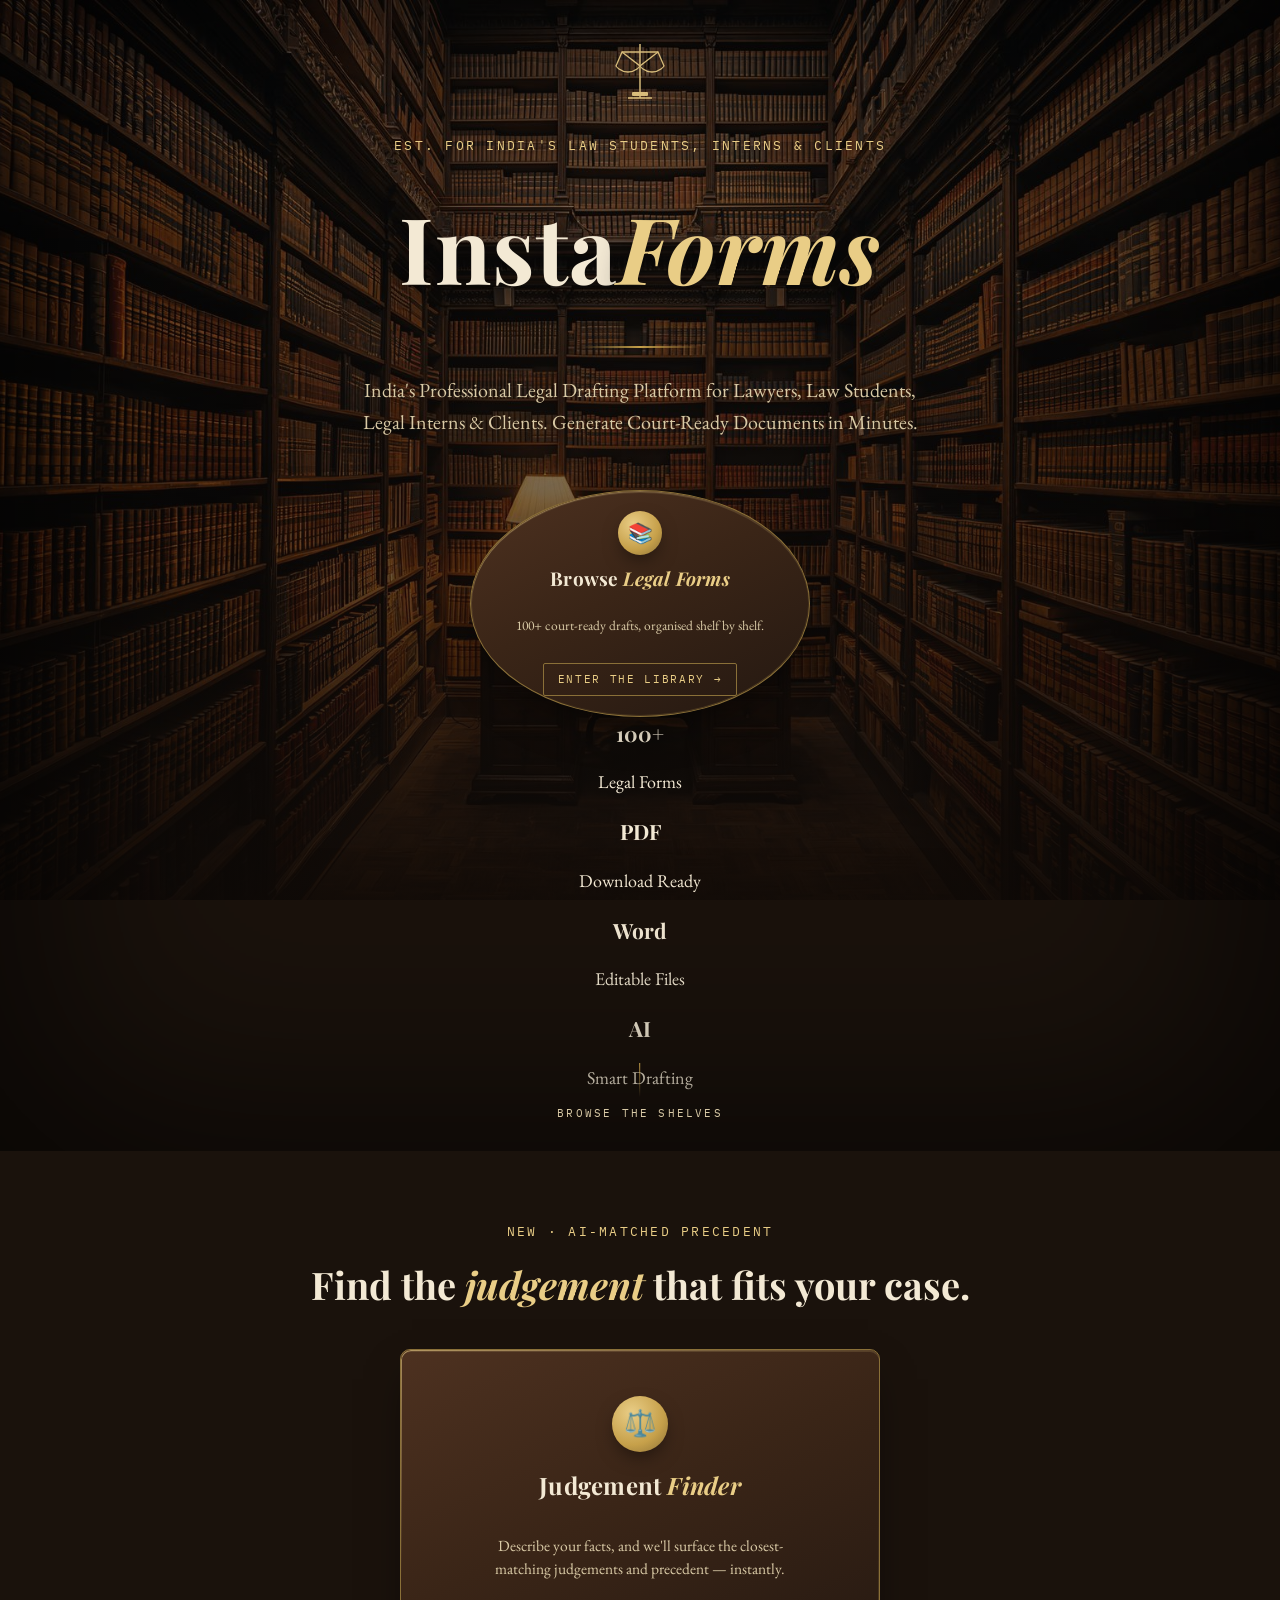
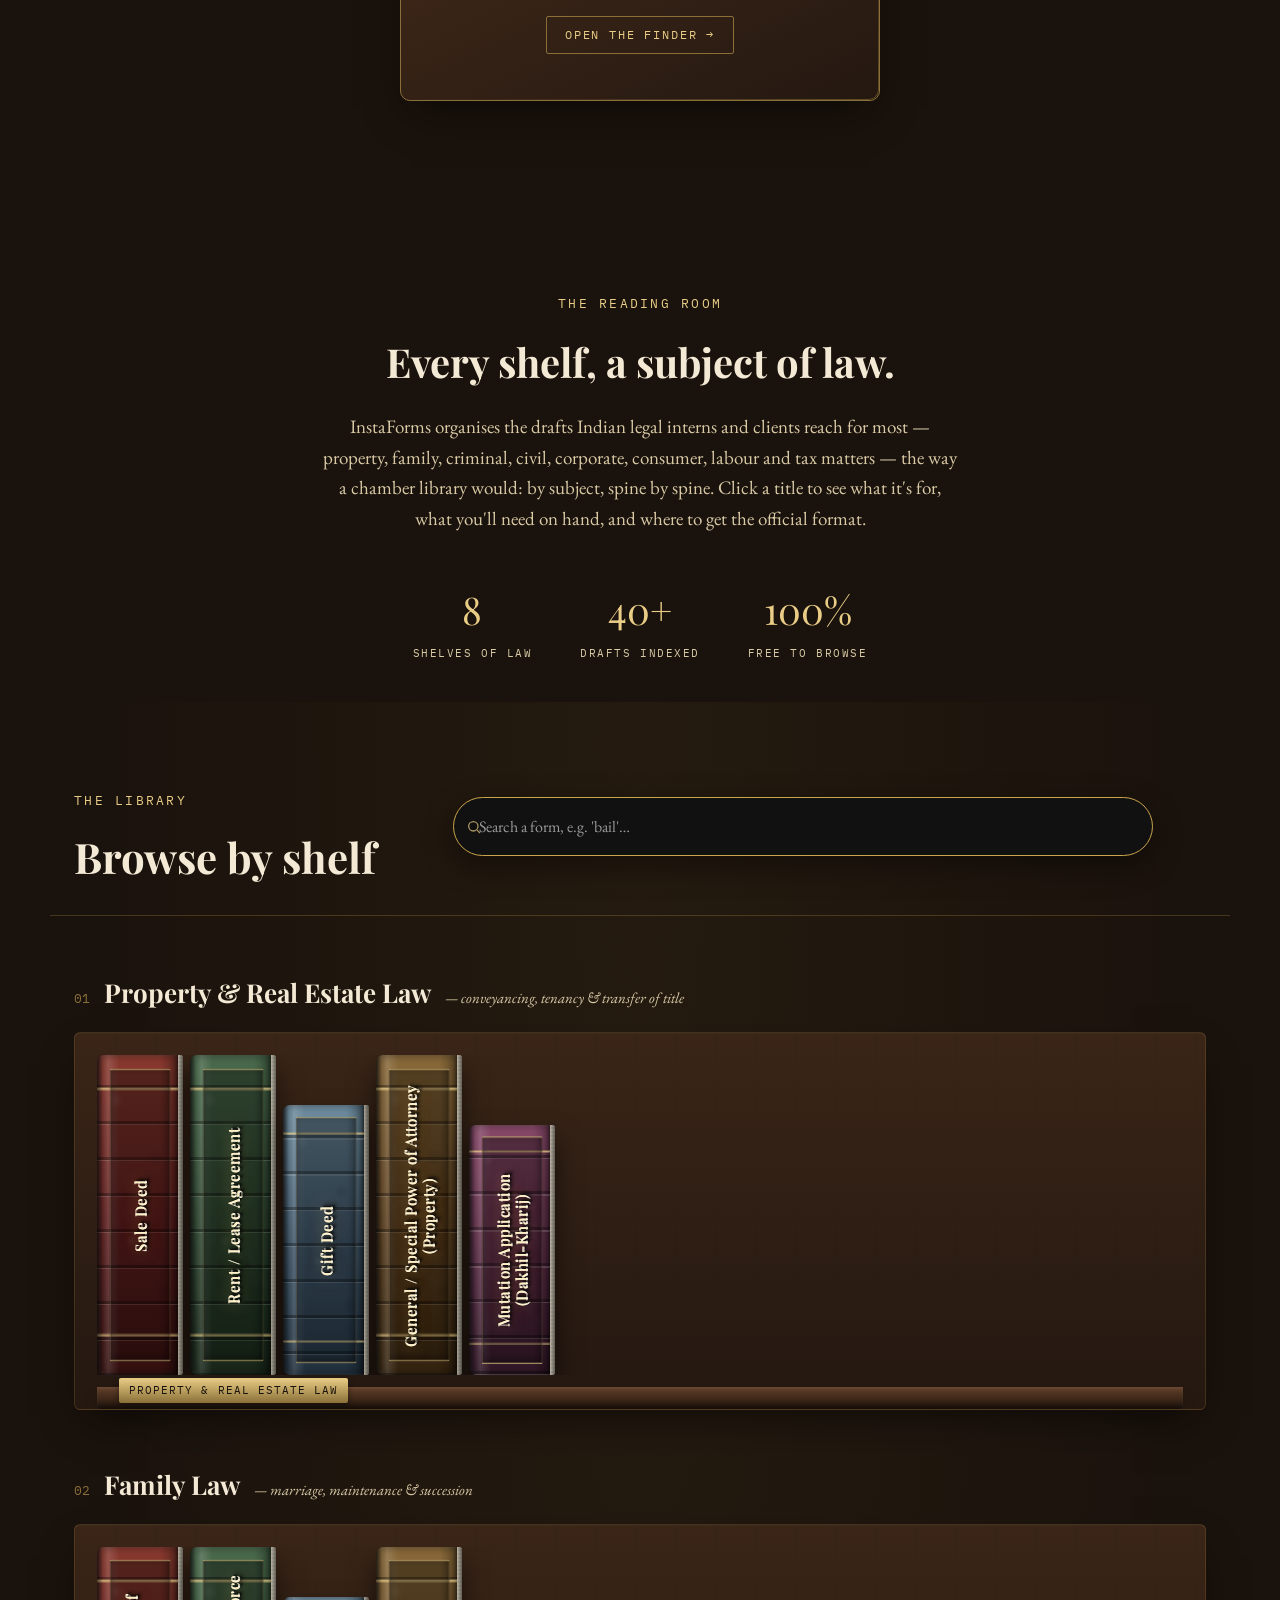
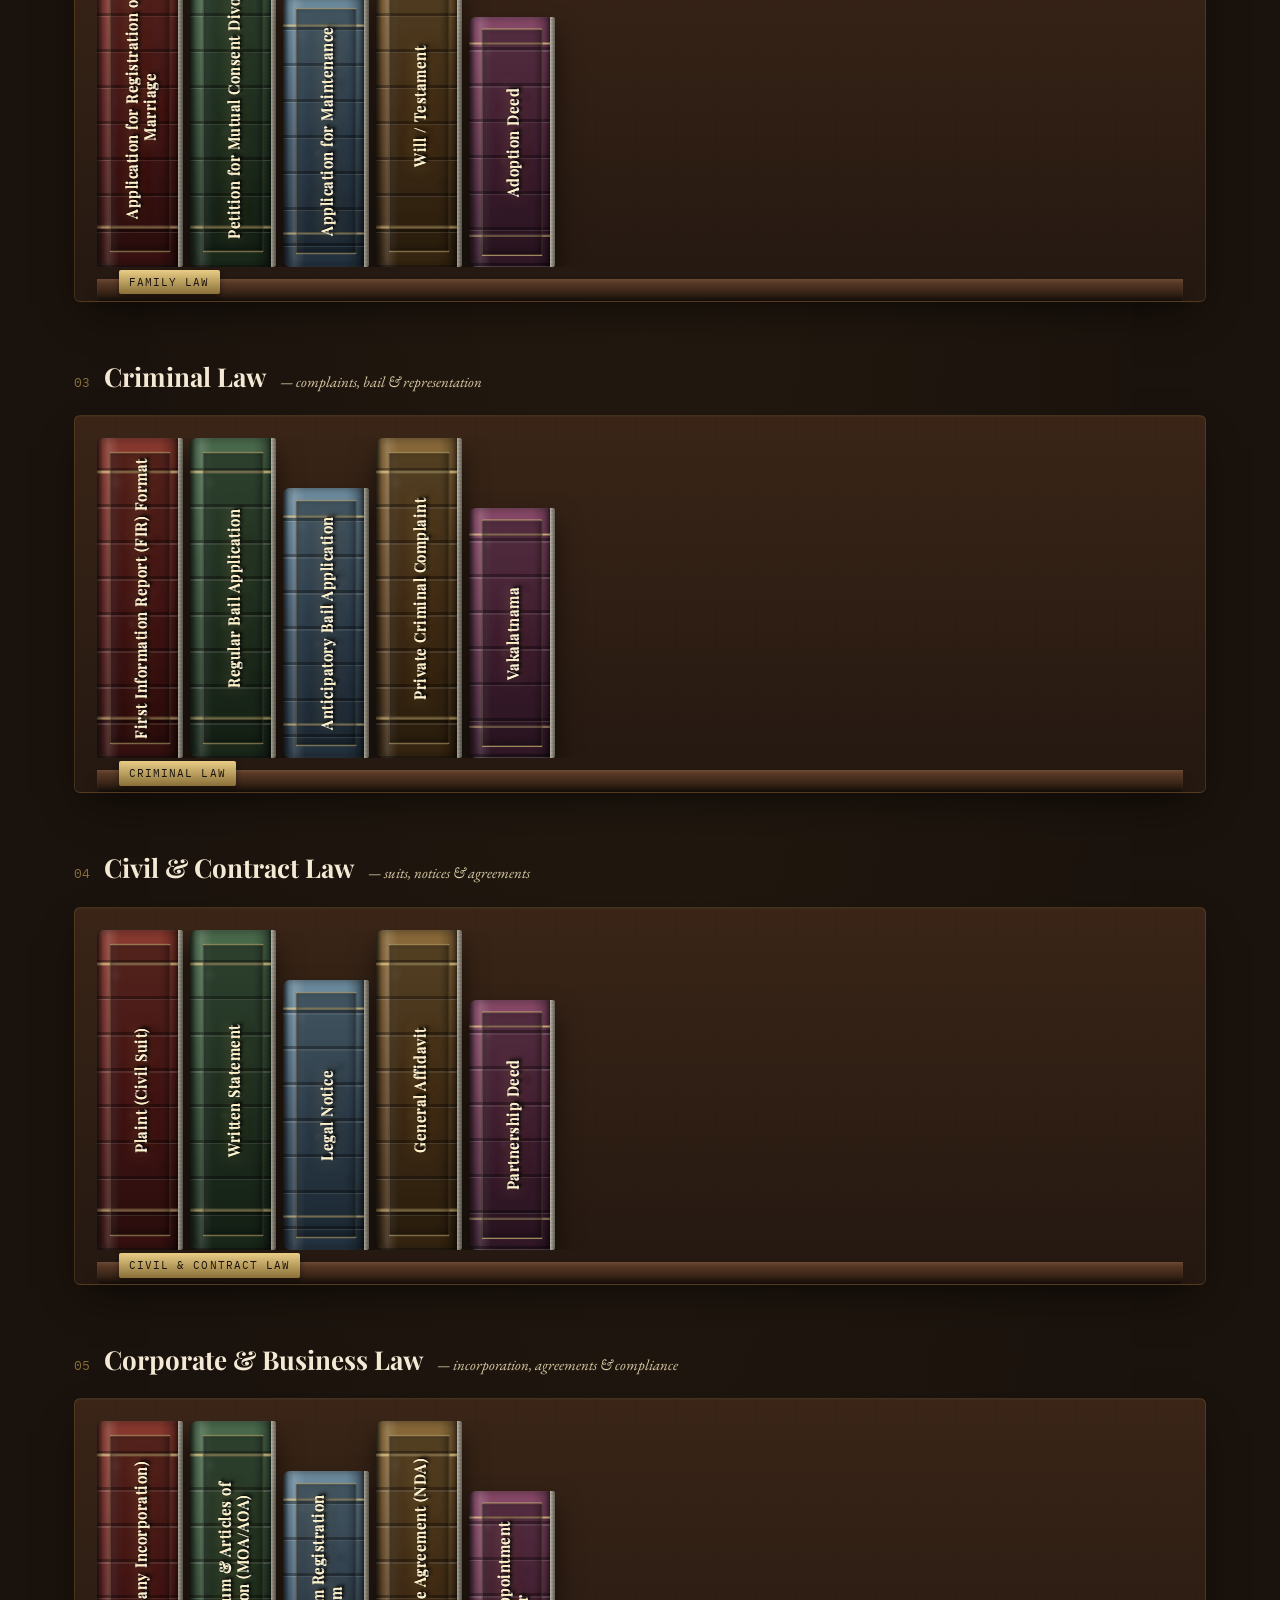
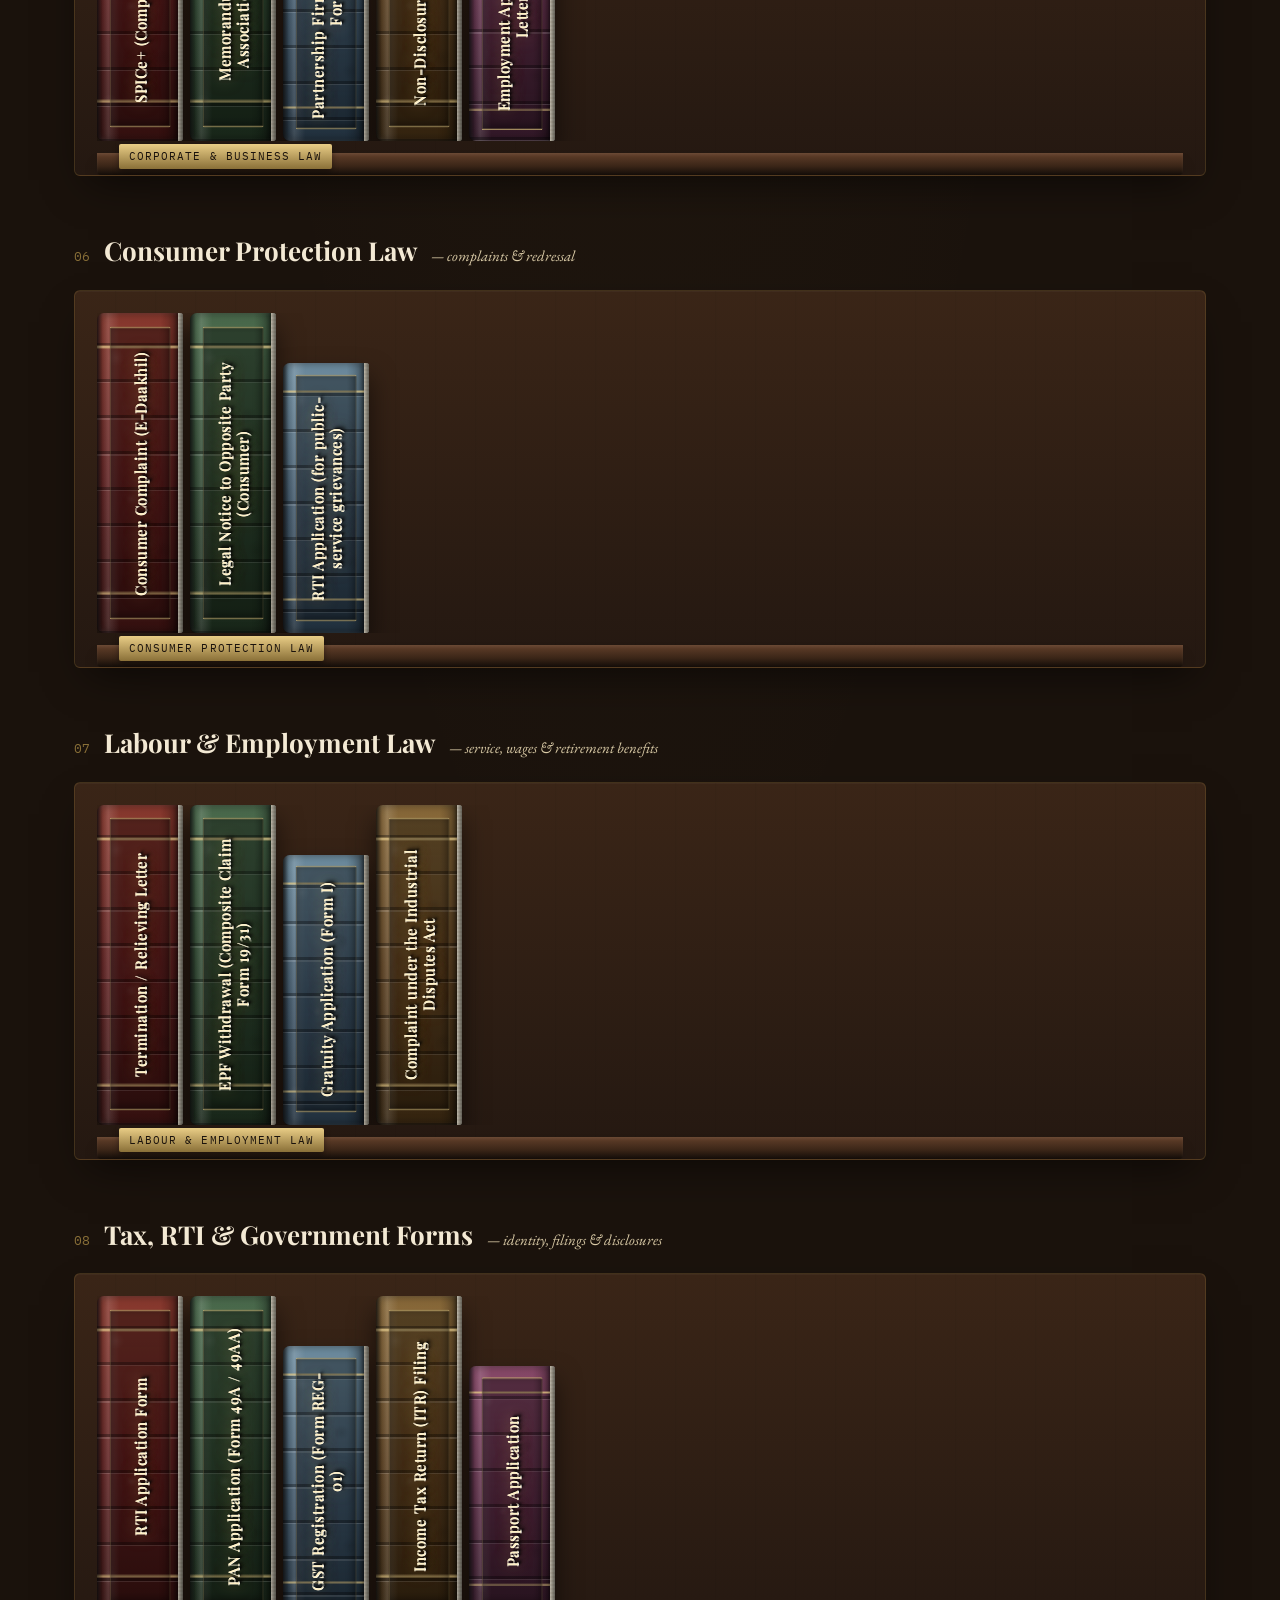
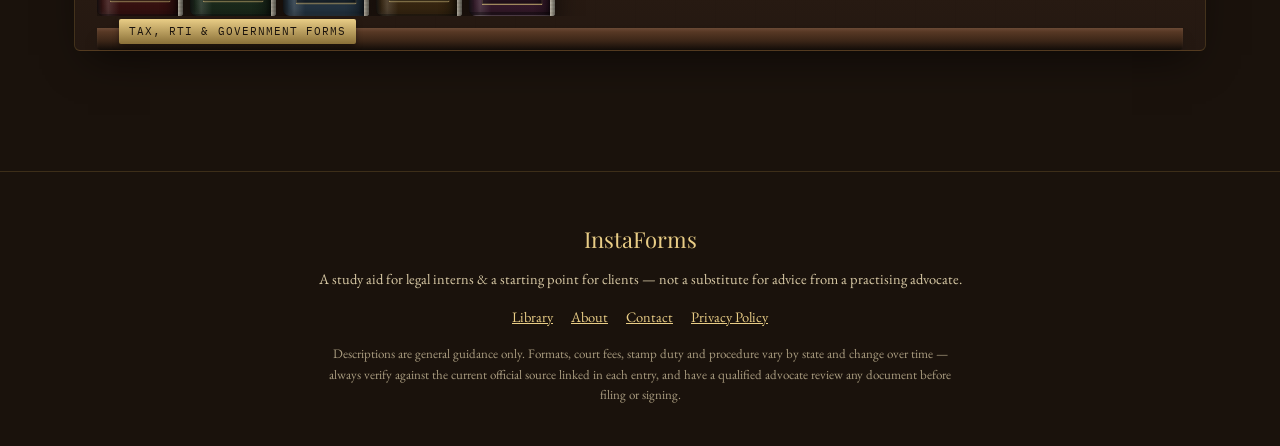
<file: index.html>
<!DOCTYPE html>
<html lang="en">
<head>
<meta charset="UTF-8">
<meta name="viewport" content="width=device-width, initial-scale=1.0">
<title>InstaForms — The Legal Forms Library</title>
<link rel="preconnect" href="https://fonts.googleapis.com">
<link href="https://fonts.googleapis.com/css2?family=Playfair+Display:ital,wght@0,500;0,600;0,700;0,900;1,600&family=EB+Garamond:ital,wght@0,400;0,500;0,600;1,400&family=IBM+Plex+Mono:wght@400;500;600&display=swap" rel="stylesheet">
<link rel="stylesheet" href="assets/css/style.css">
</head>
<body>

<!-- HERO -->
<section class="hero">
  <div class="hero-inner">
    <svg class="crest" viewBox="0 0 64 64" fill="none" xmlns="http://www.w3.org/2000/svg">
      <path d="M32 4L32 58" stroke="#e9cd86" stroke-width="1.5"/>
      <path d="M14 12L50 12" stroke="#e9cd86" stroke-width="1.5"/>
      <path d="M14 12L8 26C8 26 12 32 20 32C28 32 32 26 32 26L14 12Z" stroke="#e9cd86" stroke-width="1.3"/>
      <path d="M50 12L44 26C44 26 48 32 56 32C64 32 32 26 32 26" stroke="#e9cd86" stroke-width="0"/>
      <path d="M50 12L56 26C56 26 52 32 44 32C36 32 32 26 32 26L50 12Z" stroke="#e9cd86" stroke-width="1.3"/>
      <path d="M20 58L44 58" stroke="#e9cd86" stroke-width="1.5"/>
      <rect x="24" y="52" width="16" height="4" rx="1" fill="#e9cd86"/>
    </svg>
    <span class="eyebrow">Est. for India's law students, interns &amp; clients</span>
    <h1>Insta<em>Forms</em></h1>
    <div class="hero-rule"></div>
<p class="tagline">
India's Professional Legal Drafting Platform for Lawyers,
Law Students, Legal Interns & Clients.
Generate Court-Ready Documents in Minutes.
</p>   <div class="hero-actions">

</div>

</div>

</div>

</div>
<div class="jf-scene jf-scene--compact">
  <a href="#library" class="jf-box jf-box--compact" id="browseBox" aria-label="Browse Legal Forms">
    <div class="jf-box-inner">
      <div class="jf-icon">📚</div>
      <div class="jf-box-title">Browse <em>Legal Forms</em></div>
      <p class="jf-box-sub">100+ court-ready drafts, organised shelf by shelf.</p>
      <span class="jf-cta">Enter the Library →</span>
    </div>
  </a>
</div>


</div>
<div class="hero-features">

  <div class="feature-card">
    <h3>100+</h3>
    <p>Legal Forms</p>
  </div>

  <div class="feature-card">
    <h3>PDF</h3>
    <p>Download Ready</p>
  </div>

  <div class="feature-card">
    <h3>Word</h3>
    <p>Editable Files</p>
  </div>

  <div class="feature-card">
    <h3>AI</h3>
    <p>Smart Drafting</p>
  </div>

</div>

</div>

<div class="scroll-cue">
  <span class="line"></span>
  Browse the shelves
</div>

</section>

<!-- JUDGEMENT FINDER — 3D LAUNCH BOX -->
<section class="jf-launch" id="judgement-finder-launch">
  <span class="eyebrow">New · AI-Matched Precedent</span>
  <h2>Find the <em>judgement</em> that fits your case.</h2>

  <div class="jf-scene">
    <a href="judgementfinder.html" class="jf-box" id="jfBox" aria-label="Open Judgement Finder">
      <div class="jf-box-inner">
        <div class="jf-icon">⚖️</div>
        <div class="jf-box-title">Judgement <em>Finder</em></div>
        <p class="jf-box-sub">Describe your facts, and we'll surface the closest-matching judgements and precedent — instantly.</p>
        <span class="jf-cta">Open the Finder →</span>
      </div>
    </a>
  </div>
</section>

<script>
(function(){
  function init3DBox(box){
    if(!box) return;
    var scene = box.parentElement;
    var maxTilt = 12;

    function onMove(e){
      var rect = scene.getBoundingClientRect();
      var x = (e.clientX - rect.left) / rect.width;
      var y = (e.clientY - rect.top) / rect.height;
      var rotY = (x - 0.5) * (maxTilt * 2);
      var rotX = (0.5 - y) * (maxTilt * 2);
      box.style.transform = 'rotateX(' + rotX + 'deg) rotateY(' + rotY + 'deg) translateZ(0)';
    }
    function reset(){
      box.style.transform = 'rotateX(0deg) rotateY(0deg)';
    }

    scene.addEventListener('mousemove', onMove);
    scene.addEventListener('mouseleave', reset);

    box.addEventListener('touchstart', function(){
      box.style.transform = 'rotateX(6deg) rotateY(-6deg)';
    }, {passive:true});
    box.addEventListener('touchend', reset);
  }

  init3DBox(document.getElementById('jfBox'));
  init3DBox(document.getElementById('browseBox'));
})();
</script>

<!-- INTRO -->
<section class="intro" id="about">
  <span class="eyebrow">The Reading Room</span>
  <h2 style="margin-top:14px;">Every shelf, a subject of law.</h2>
  <p>InstaForms organises the drafts Indian legal interns and clients reach for most — property, family, criminal, civil, corporate, consumer, labour and tax matters — the way a chamber library would: by subject, spine by spine. Click a title to see what it's for, what you'll need on hand, and where to get the official format.</p>
  <div class="stat-row">
    <div class="stat"><div class="num">8</div><div class="label">Shelves of Law</div></div>
    <div class="stat"><div class="num">40+</div><div class="label">Drafts Indexed</div></div>
    <div class="stat"><div class="num">100%</div><div class="label">Free to Browse</div></div>
  </div>
</section>

<!-- LIBRARY -->
<section class="library" id="library">
  <div class="library-head">
    <div>
      <span class="eyebrow">The Library</span>
      <h2 style="margin-top:10px;">Browse by shelf</h2>
    </div>
    <div class="search-box">
      <svg width="16" height="16" viewBox="0 0 24 24" fill="none" stroke="#e9cd86" stroke-width="2"><circle cx="11" cy="11" r="7"/><path d="M21 21l-4.3-4.3"/></svg>
      <input id="searchInput" type="text" placeholder="Search a form, e.g. 'bail'…" autocomplete="off">
    </div>
  </div>

  <div class="shelves" id="shelves"></div>
  <p class="no-results" id="noResults">No forms found on any shelf for that search.</p>
</section>

<footer>
  <div class="foot-brand">InstaForms</div>
  <div>A study aid for legal interns &amp; a starting point for clients — not a substitute for advice from a practising advocate.</div>
  <nav style="margin:14px 0; display:flex; gap:18px; justify-content:center; flex-wrap:wrap;">
    <a href="index.html" style="color:#e9cd86;">Library</a>
    <a href="about.html" style="color:#e9cd86;">About</a>
    <a href="contact.html" style="color:#e9cd86;">Contact</a>
    <a href="privacy.html" style="color:#e9cd86;">Privacy Policy</a>
  </nav>
  <div class="disclaimer">Descriptions are general guidance only. Formats, court fees, stamp duty and procedure vary by state and change over time — always verify against the current official source linked in each entry, and have a qualified advocate review any document before filing or signing.</div>
</footer>

<!-- MODAL -->
<div class="overlay" id="overlay">
  <div class="modal" role="dialog" aria-modal="true" aria-labelledby="modalTitle">
    <button class="modal-close" id="modalClose" aria-label="Close">✕</button>
    <span class="m-eyebrow" id="modalShelf"></span>
    <h3 id="modalTitle"></h3>
    <div class="m-act" id="modalAct"></div>
    <p class="desc" id="modalDesc"></p>
    <div class="m-section-title">You'll typically need</div>
    <ul class="checklist" id="modalChecklist"></ul>
    <div class="m-buttons">
      <a class="btn-primary" id="modalLink" href="#" target="_blank" rel="noopener">Get the official format ↗</a>
      <button class="btn-secondary" id="modalClose2">Close</button>
    </div>
    <p class="m-source-note" id="modalSourceNote"></p>
  </div>
</div>

<script src="assets/js/script.js"></script>
</body>
</html>
</file>
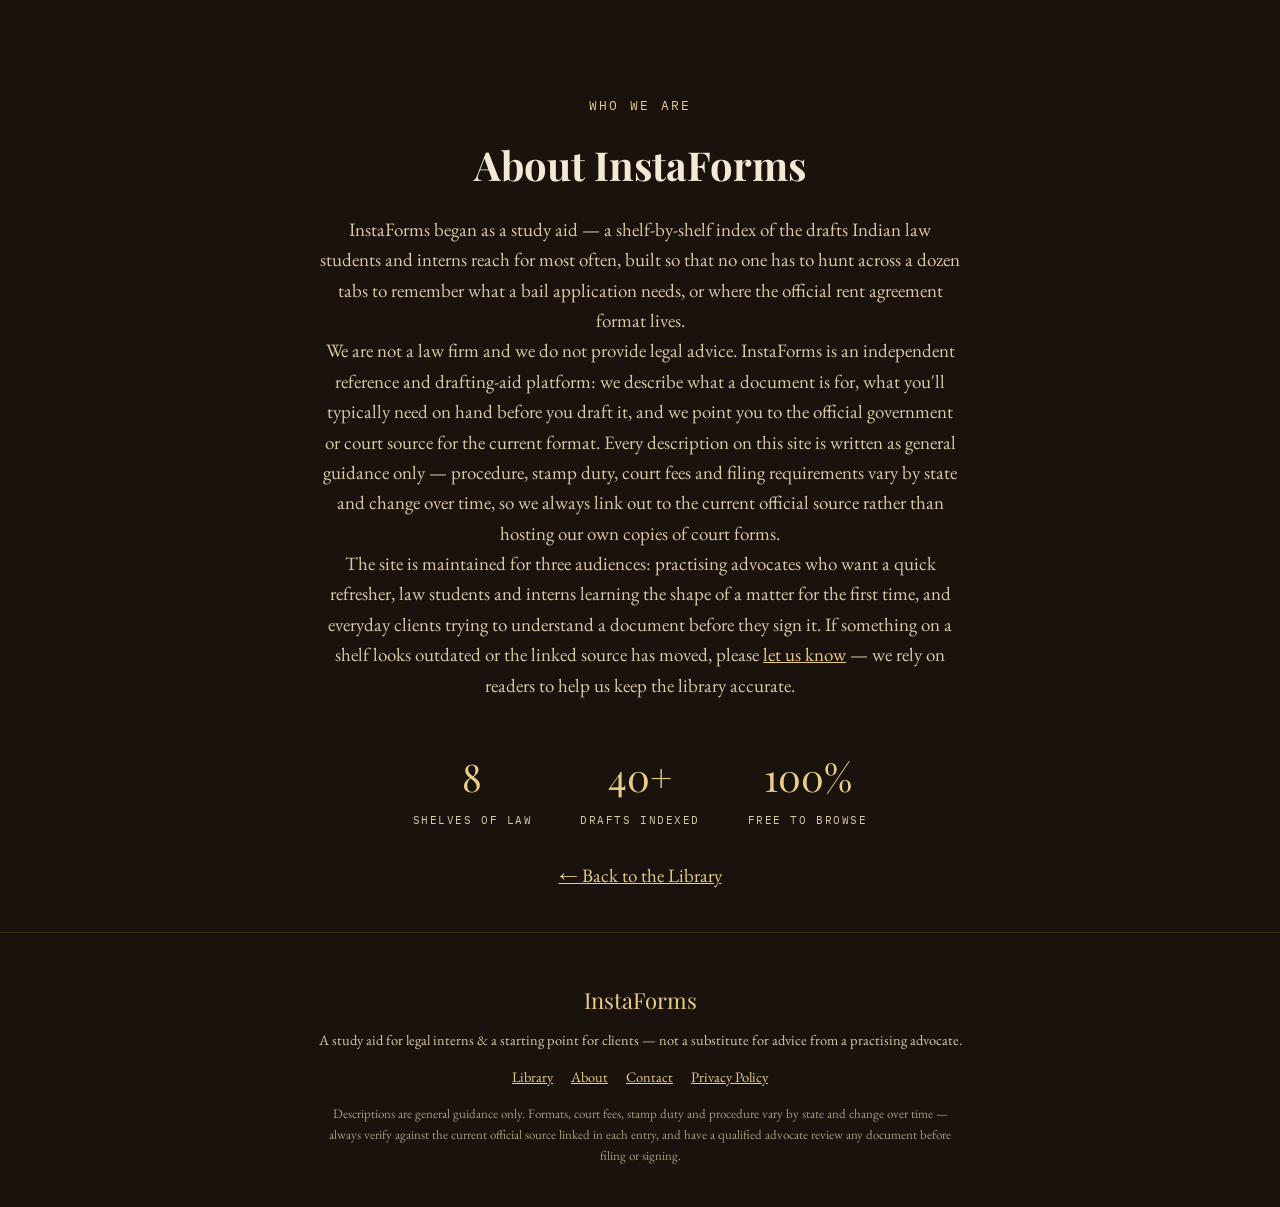
<file: about.html>
<!DOCTYPE html>
<html lang="en">
<head>
<meta charset="UTF-8">
<meta name="viewport" content="width=device-width, initial-scale=1.0">
<title>About — InstaForms</title>
<link rel="preconnect" href="https://fonts.googleapis.com">
<link href="https://fonts.googleapis.com/css2?family=Playfair+Display:ital,wght@0,500;0,600;0,700;0,900;1,600&family=EB+Garamond:ital,wght@0,400;0,500;0,600;1,400&family=IBM+Plex+Mono:wght@400;500;600&display=swap" rel="stylesheet">
<link rel="stylesheet" href="assets/css/style.css">
<script async src="https://pagead2.googlesyndication.com/pagead/js/adsbygoogle.js?client=ca-pub-8372409228499893"
     crossorigin="anonymous"></script>
</head>
<body>

<section class="intro" id="about-page" style="padding-top:90px;">
  <span class="eyebrow">Who We Are</span>
  <h2 style="margin-top:14px;">About InstaForms</h2>
  <p>
    InstaForms began as a study aid — a shelf-by-shelf index of the drafts Indian law students and interns
    reach for most often, built so that no one has to hunt across a dozen tabs to remember what a bail
    application needs, or where the official rent agreement format lives.
  </p>
  <p>
    We are not a law firm and we do not provide legal advice. InstaForms is an independent reference and
    drafting-aid platform: we describe what a document is for, what you'll typically need on hand before you
    draft it, and we point you to the official government or court source for the current format. Every
    description on this site is written as general guidance only — procedure, stamp duty, court fees and
    filing requirements vary by state and change over time, so we always link out to the current official
    source rather than hosting our own copies of court forms.
  </p>
  <p>
    The site is maintained for three audiences: practising advocates who want a quick refresher, law students
    and interns learning the shape of a matter for the first time, and everyday clients trying to understand
    a document before they sign it. If something on a shelf looks outdated or the linked source has moved,
    please <a href="contact.html" style="color:#e9cd86;">let us know</a> — we rely on readers to help us keep
    the library accurate.
  </p>

  <div class="stat-row">
    <div class="stat"><div class="num">8</div><div class="label">Shelves of Law</div></div>
    <div class="stat"><div class="num">40+</div><div class="label">Drafts Indexed</div></div>
    <div class="stat"><div class="num">100%</div><div class="label">Free to Browse</div></div>
  </div>

  <p style="margin-top:32px;">
    <a href="index.html" style="color:#e9cd86;">← Back to the Library</a>
  </p>
</section>

<footer>
  <div class="foot-brand">InstaForms</div>
  <div>A study aid for legal interns &amp; a starting point for clients — not a substitute for advice from a practising advocate.</div>
  <nav style="margin:14px 0; display:flex; gap:18px; justify-content:center; flex-wrap:wrap;">
    <a href="index.html" style="color:#e9cd86;">Library</a>
    <a href="about.html" style="color:#e9cd86;">About</a>
    <a href="contact.html" style="color:#e9cd86;">Contact</a>
    <a href="privacy.html" style="color:#e9cd86;">Privacy Policy</a>
  </nav>
  <div class="disclaimer">Descriptions are general guidance only. Formats, court fees, stamp duty and procedure vary by state and change over time — always verify against the current official source linked in each entry, and have a qualified advocate review any document before filing or signing.</div>
</footer>

</body>
</html>
</file>
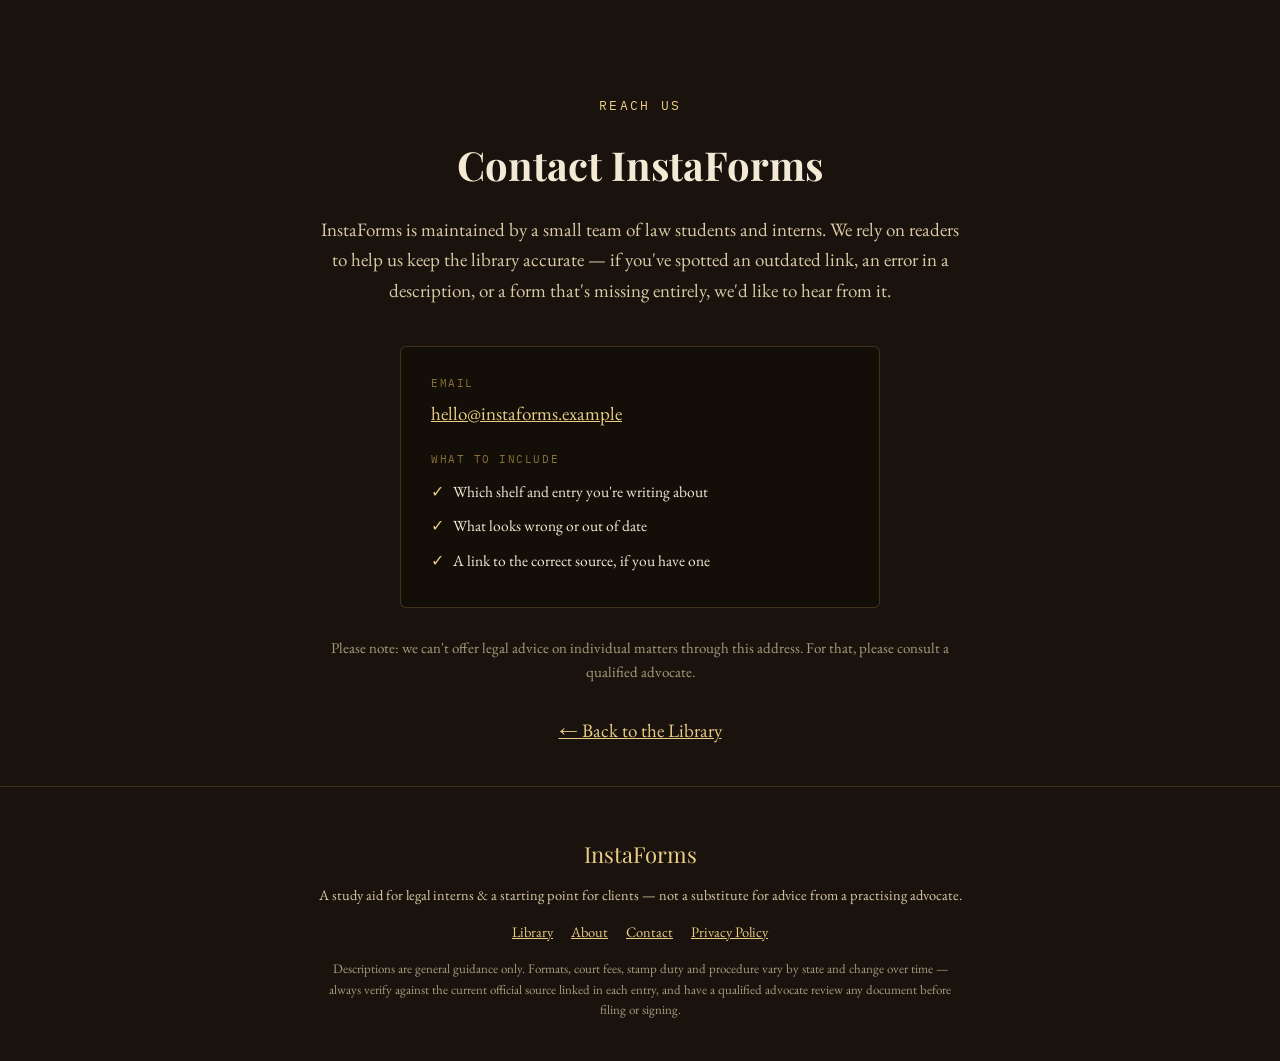
<file: contact.html>
<!DOCTYPE html>
<html lang="en">
<head>
<meta charset="UTF-8">
<meta name="viewport" content="width=device-width, initial-scale=1.0">
<title>Contact — InstaForms</title>
<link rel="preconnect" href="https://fonts.googleapis.com">
<link href="https://fonts.googleapis.com/css2?family=Playfair+Display:ital,wght@0,500;0,600;0,700;0,900;1,600&family=EB+Garamond:ital,wght@0,400;0,500;0,600;1,400&family=IBM+Plex+Mono:wght@400;500;600&display=swap" rel="stylesheet">
<link rel="stylesheet" href="assets/css/style.css">
<script async src="https://pagead2.googlesyndication.com/pagead/js/adsbygoogle.js?client=ca-pub-8372409228499893"
     crossorigin="anonymous"></script>
</head>
<body>

<section class="intro" id="contact-page" style="padding-top:90px;">
  <span class="eyebrow">Reach Us</span>
  <h2 style="margin-top:14px;">Contact InstaForms</h2>
  <p>
    InstaForms is maintained by a small team of law students and interns. We rely on readers to help us
    keep the library accurate — if you've spotted an outdated link, an error in a description, or a form
    that's missing entirely, we'd like to hear from it.
  </p>

  <div style="max-width:480px; margin:40px auto 0; text-align:left; background:rgba(0,0,0,.2); border:1px solid rgba(198,160,74,.25); border-radius:6px; padding:28px 30px;">
    <div style="font-family:'IBM Plex Mono'; font-size:11px; letter-spacing:.14em; text-transform:uppercase; color:#8a7038; margin-bottom:6px;">Email</div>
    <div style="font-size:19px; margin-bottom:22px;"><a href="mailto:hello@instaforms.example" style="color:#e9cd86;">hello@instaforms.example</a></div>

    <div style="font-family:'IBM Plex Mono'; font-size:11px; letter-spacing:.14em; text-transform:uppercase; color:#8a7038; margin-bottom:6px;">What to include</div>
    <ul style="margin:0; padding-left:0; list-style:none;">
      <li style="padding:5px 0 5px 22px; position:relative; font-size:15.5px;">
        <span style="position:absolute; left:0; color:#e9cd86;">✓</span>Which shelf and entry you're writing about
      </li>
      <li style="padding:5px 0 5px 22px; position:relative; font-size:15.5px;">
        <span style="position:absolute; left:0; color:#e9cd86;">✓</span>What looks wrong or out of date
      </li>
      <li style="padding:5px 0 5px 22px; position:relative; font-size:15.5px;">
        <span style="position:absolute; left:0; color:#e9cd86;">✓</span>A link to the correct source, if you have one
      </li>
    </ul>
  </div>

  <p style="margin-top:28px; font-size:15px; opacity:.75;">
    Please note: we can't offer legal advice on individual matters through this address. For that, please
    consult a qualified advocate.
  </p>

  <p style="margin-top:32px;">
    <a href="index.html" style="color:#e9cd86;">← Back to the Library</a>
  </p>
</section>

<footer>
  <div class="foot-brand">InstaForms</div>
  <div>A study aid for legal interns &amp; a starting point for clients — not a substitute for advice from a practising advocate.</div>
  <nav style="margin:14px 0; display:flex; gap:18px; justify-content:center; flex-wrap:wrap;">
    <a href="index.html" style="color:#e9cd86;">Library</a>
    <a href="about.html" style="color:#e9cd86;">About</a>
    <a href="contact.html" style="color:#e9cd86;">Contact</a>
    <a href="privacy.html" style="color:#e9cd86;">Privacy Policy</a>
  </nav>
  <div class="disclaimer">Descriptions are general guidance only. Formats, court fees, stamp duty and procedure vary by state and change over time — always verify against the current official source linked in each entry, and have a qualified advocate review any document before filing or signing.</div>
</footer>

</body>
</html>
</file>
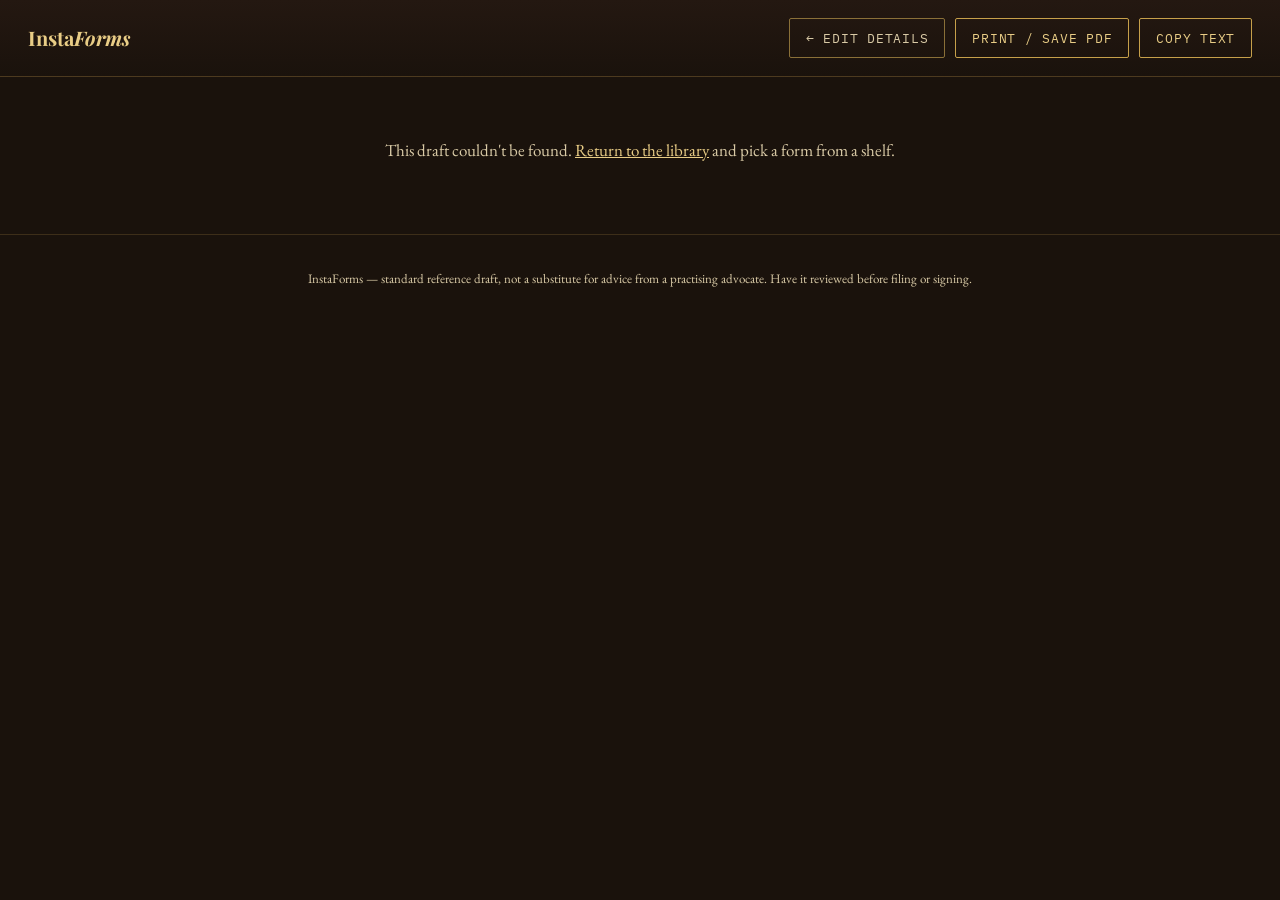
<file: draft.html>
<!DOCTYPE html>
<html lang="en">
<head>
<meta charset="UTF-8">
<meta name="viewport" content="width=device-width, initial-scale=1.0">
<title>Your Draft — InstaForms</title>
<link rel="preconnect" href="https://fonts.googleapis.com">
<link href="https://fonts.googleapis.com/css2?family=Playfair+Display:ital,wght@0,500;0,600;0,700;0,900;1,600&family=EB+Garamond:ital,wght@0,400;0,500;0,600;1,400&family=IBM+Plex+Mono:wght@400;500;600&display=swap" rel="stylesheet">
<style>
  :root{
    --mahogany-950:#1a120c; --mahogany-900:#241811; --mahogany-800:#3a2517;
    --brass:#c6a04a; --brass-light:#e9cd86; --brass-dim:#8a7038;
    --parchment:#f3e9d4; --parchment-dim:#d9caa6; --ink:#1c140d; --leather:#5e1f1f;
  }
  *{box-sizing:border-box;}
  body{margin:0; background:var(--mahogany-950); color:var(--parchment); font-family:'EB Garamond', serif; font-size:17px; line-height:1.6;}
  h1,h2,h3{font-family:'Playfair Display', serif; margin:0;}
  a{color:inherit;}
  .topbar{
    display:flex; align-items:center; justify-content:space-between; flex-wrap:wrap; gap:14px;
    padding:18px 28px; border-bottom:1px solid rgba(198,160,74,.25);
    background:linear-gradient(180deg, var(--mahogany-900), var(--mahogany-950));
    position:sticky; top:0; z-index:10;
  }
  .brand{font-family:'Playfair Display'; font-weight:700; font-size:20px; color:var(--brass-light); text-decoration:none;}
  .brand em{font-style:italic;}
  .toolbar{display:flex; gap:10px; flex-wrap:wrap;}
  .back-link{
    font-family:'IBM Plex Mono'; font-size:12.5px; letter-spacing:.06em; text-transform:uppercase;
    color:var(--parchment-dim); text-decoration:none; border:1px solid var(--brass-dim);
    padding:9px 16px; border-radius:2px; transition:background .2s, color .2s;
  }
  .back-link:hover{background:var(--brass); color:var(--mahogany-950);}
  .tool-btn{
    font-family:'IBM Plex Mono'; font-size:12.5px; letter-spacing:.06em; text-transform:uppercase;
    background:transparent; color:var(--brass-light); border:1px solid var(--brass);
    padding:9px 16px; border-radius:2px; cursor:pointer; transition:background .2s, color .2s;
  }
  .tool-btn:hover{background:var(--brass); color:var(--mahogany-950);}

  .page-head{max-width:880px; margin:40px auto 0; padding:0 24px;}
  .eyebrow{font-family:'IBM Plex Mono'; font-size:12px; letter-spacing:.16em; text-transform:uppercase; color:var(--brass-light);}
  .page-head h1{font-size:clamp(28px,4vw,40px); margin:10px 0 6px;}
  .page-head .act-line{font-family:'IBM Plex Mono'; font-size:13px; color:var(--parchment-dim);}

  .paper-wrap{max-width:880px; margin:32px auto 70px; padding:0 24px;}
  .paper{
    background:linear-gradient(180deg, var(--parchment) 0%, #ece0c4 100%);
    color:var(--ink); border-radius:4px; padding:48px 52px;
    box-shadow:0 30px 60px -20px rgba(0,0,0,.6), 0 0 0 1px var(--brass);
  }
  .paper h2{font-size:20px; text-align:center; text-transform:uppercase; letter-spacing:.08em; margin-bottom:6px;}
  .paper .sub-center{text-align:center; font-size:14px; color:#6b5a3c; margin-bottom:26px; font-family:'IBM Plex Mono';}
  .paper p{margin:0 0 14px;}
  .paper .filled{color:var(--leather); font-weight:600; border-bottom:1px dotted #8a7038; padding-bottom:1px;}
  .paper .filled:empty::after{content:"_______"; color:#8a7038; font-weight:400;}
  .paper ol.clauses{padding-left:22px; margin:0 0 14px;}
  .paper ol.clauses li{margin-bottom:12px;}
  .paper .divider{border:none; border-top:1px solid rgba(28,20,13,.2); margin:26px 0;}
  .paper .signature-block{display:flex; justify-content:space-between; gap:24px; margin-top:40px; flex-wrap:wrap;}
  .paper .sig-col{flex:1; min-width:200px;}
  .paper .sig-line{border-top:1px solid var(--ink); margin-top:46px; padding-top:6px; font-size:13.5px; color:#6b5a3c;}
  .paper table.field-table{width:100%; border-collapse:collapse; margin:8px 0 20px;}
  .paper table.field-table th, .paper table.field-table td{
    border:1px solid rgba(28,20,13,.25); padding:9px 12px; text-align:left; font-size:15.5px; vertical-align:top;
  }
  .paper table.field-table th{background:rgba(28,20,13,.06); width:38%; font-weight:600;}
  .note-box{background:rgba(94,31,31,.06); border-left:3px solid var(--leather); padding:14px 18px; font-size:14.5px; color:#4a3a26; margin:22px 0;}

  .loading-msg, .error-msg{max-width:760px; margin:60px auto; padding:0 24px; text-align:center; color:var(--parchment-dim);}
  footer{border-top:1px solid rgba(198,160,74,.2); padding:34px 24px; text-align:center; color:var(--parchment-dim); font-size:13px;}

  @media print{
    .topbar, footer{display:none;}
    body{background:#fff;}
    .paper-wrap{margin:0; max-width:none; padding:0;}
    .paper{box-shadow:none; border-radius:0; padding:20px;}
    .page-head{display:none;}
    .paper .filled{color:#000; border-bottom:none;}
  }
  @media (max-width:640px){
    .paper{padding:28px 20px;}
    .topbar{padding:14px 18px;}
  }
</style>
</head>
<body>

<div class="topbar">
  <a class="brand" href="index.html">Insta<em>Forms</em></a>
  <div class="toolbar">
    <a class="back-link" id="editLink" href="#">← Edit Details</a>
    <button class="tool-btn" onclick="window.print()">Print / Save PDF</button>
    <button class="tool-btn" id="copyBtn">Copy Text</button>
  </div>
</div>

<div id="pageHead" class="page-head" style="display:none;">
  <span class="eyebrow" id="shelfLabel"></span>
  <h1 id="formTitle"></h1>
  <div class="act-line" id="actLabel"></div>
</div>

<div id="loadingMsg" class="loading-msg">Loading draft…</div>
<div id="errorMsg" class="error-msg" style="display:none;">
  This draft couldn't be found. <a href="index.html#library" style="color:var(--brass-light);">Return to the library</a> and pick a form from a shelf.
</div>

<div class="paper-wrap">
  <div class="paper" id="draftContent" style="display:none;"></div>
</div>

<footer>InstaForms — standard reference draft, not a substitute for advice from a practising advocate. Have it reviewed before filing or signing.</footer>

<script src="assets/js/forms-data.js"></script>
<script src="https://checkout.razorpay.com/v1/checkout.js"></script>
<script src="assets/js/draft.js"></script>
</body>
</html>
</file>
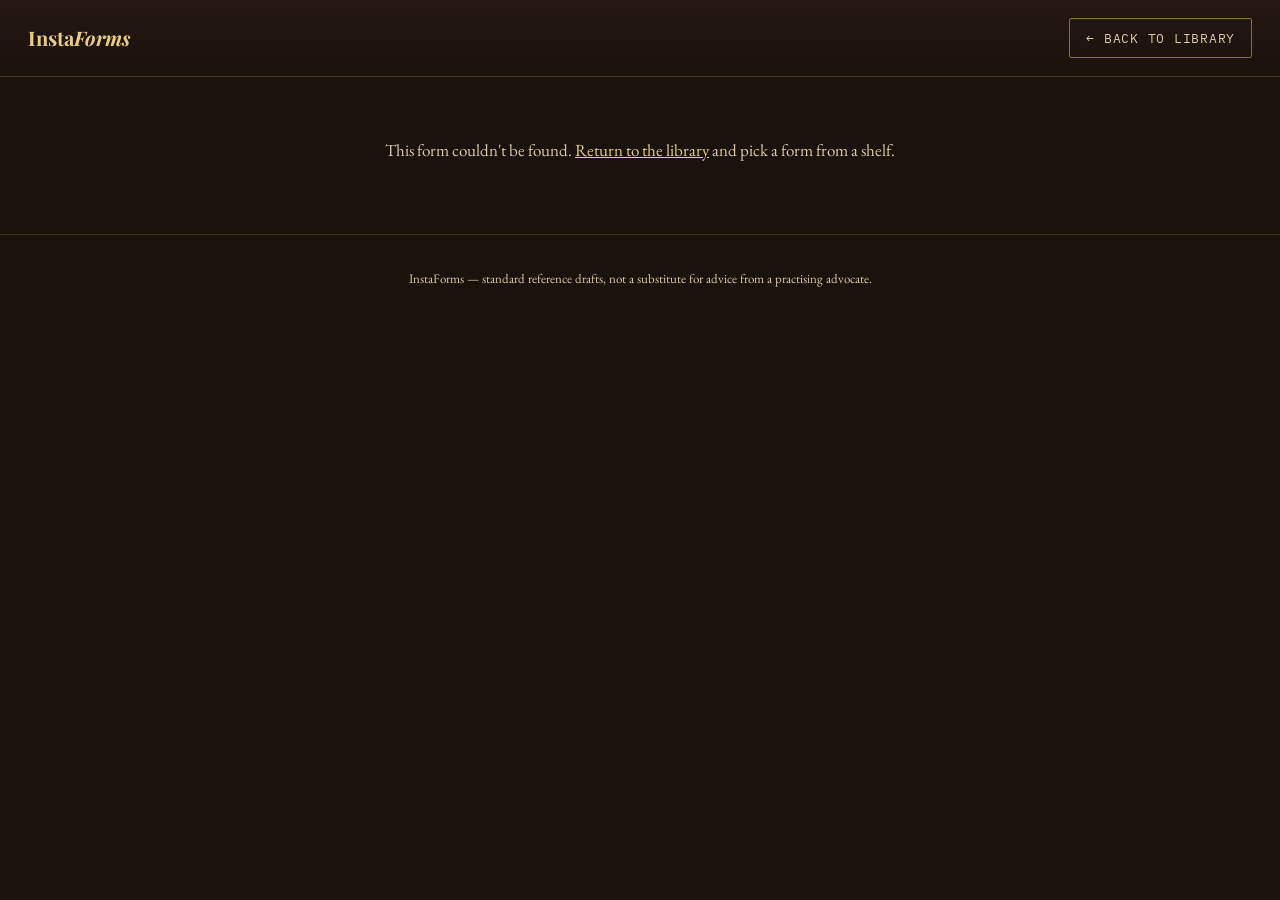
<file: form-fill.html>
<!DOCTYPE html>
<html lang="en">
<head>
<meta charset="UTF-8">
<meta name="viewport" content="width=device-width, initial-scale=1.0">
<title>Fill in the Details — InstaForms</title>
<link rel="preconnect" href="https://fonts.googleapis.com">
<link href="https://fonts.googleapis.com/css2?family=Playfair+Display:ital,wght@0,500;0,600;0,700;0,900;1,600&family=EB+Garamond:ital,wght@0,400;0,500;0,600;1,400&family=IBM+Plex+Mono:wght@400;500;600&display=swap" rel="stylesheet">
<style>
  :root{
    --mahogany-950:#1a120c; --mahogany-900:#241811; --mahogany-800:#3a2517;
    --mahogany-700:#4d3120; --brass:#c6a04a; --brass-light:#e9cd86; --brass-dim:#8a7038;
    --parchment:#f3e9d4; --parchment-dim:#d9caa6; --ink:#1c140d; --leather:#5e1f1f;
  }
  *{box-sizing:border-box;}
  body{margin:0; background:var(--mahogany-950); color:var(--parchment); font-family:'EB Garamond', serif; font-size:17px; line-height:1.6;}
  h1,h2{font-family:'Playfair Display', serif; margin:0;}
  a{color:inherit;}
  .topbar{
    display:flex; align-items:center; justify-content:space-between; flex-wrap:wrap; gap:14px;
    padding:18px 28px; border-bottom:1px solid rgba(198,160,74,.25);
    background:linear-gradient(180deg, var(--mahogany-900), var(--mahogany-950));
    position:sticky; top:0; z-index:10;
  }
  .brand{font-family:'Playfair Display'; font-weight:700; font-size:20px; color:var(--brass-light); text-decoration:none;}
  .brand em{font-style:italic;}
  .back-link{
    font-family:'IBM Plex Mono'; font-size:12.5px; letter-spacing:.06em; text-transform:uppercase;
    color:var(--parchment-dim); text-decoration:none; border:1px solid var(--brass-dim);
    padding:9px 16px; border-radius:2px; transition:background .2s, color .2s;
  }
  .back-link:hover{background:var(--brass); color:var(--mahogany-950);}

  .page-head{max-width:760px; margin:40px auto 0; padding:0 24px;}
  .eyebrow{font-family:'IBM Plex Mono'; font-size:12px; letter-spacing:.16em; text-transform:uppercase; color:var(--brass-light);}
  .page-head h1{font-size:clamp(26px,4vw,36px); margin:10px 0 6px;}
  .page-head .act-line{font-family:'IBM Plex Mono'; font-size:13px; color:var(--parchment-dim);}
  .page-head .lede{font-size:16px; color:var(--parchment-dim); margin-top:14px;}

  .form-wrap{max-width:760px; margin:30px auto 70px; padding:0 24px;}
  .field-card{
    background:rgba(198,160,74,.05); border:1px solid rgba(198,160,74,.25); border-radius:6px;
    padding:34px 32px;
  }
  .field-group{margin-bottom:20px;}
  .field-group label{
    display:block; font-family:'IBM Plex Mono'; font-size:12.5px; letter-spacing:.04em;
    text-transform:uppercase; color:var(--brass-light); margin-bottom:8px;
  }
  .field-group input, .field-group textarea{
    width:100%; background:rgba(0,0,0,.25); border:1px solid var(--brass-dim); color:var(--parchment);
    font-family:'EB Garamond'; font-size:16.5px; padding:11px 14px; border-radius:3px; outline:none;
  }
  .field-group textarea{min-height:90px; resize:vertical; font-family:'EB Garamond';}
  .field-group input:focus, .field-group textarea:focus{border-color:var(--brass-light);}

  .form-actions{display:flex; gap:14px; margin-top:28px; flex-wrap:wrap;}
  .btn-generate{
    font-family:'IBM Plex Mono'; font-size:13px; letter-spacing:.08em; text-transform:uppercase;
    background:var(--brass-light); color:var(--mahogany-950); border:none; padding:15px 30px;
    border-radius:3px; cursor:pointer; transition:background .2s ease;
  }
  .btn-generate:hover{background:#f2dd9e;}
  .btn-clear{
    font-family:'IBM Plex Mono'; font-size:13px; letter-spacing:.06em; text-transform:uppercase;
    background:transparent; color:var(--parchment-dim); border:1px solid var(--brass-dim); padding:15px 22px;
    border-radius:3px; cursor:pointer;
  }
  .btn-clear:hover{color:var(--parchment); border-color:var(--brass-light);}

  .loading-msg, .error-msg{max-width:760px; margin:60px auto; padding:0 24px; text-align:center; color:var(--parchment-dim);}
  footer{border-top:1px solid rgba(198,160,74,.2); padding:34px 24px; text-align:center; color:var(--parchment-dim); font-size:13px;}
</style>
</head>
<body>

<div class="topbar">
  <a class="brand" href="index.html">Insta<em>Forms</em></a>
  <a class="back-link" href="index.html#library">← Back to Library</a>
</div>

<div id="pageHead" class="page-head" style="display:none;">
  <span class="eyebrow" id="shelfLabel"></span>
  <h1 id="formTitle"></h1>
  <div class="act-line" id="actLabel"></div>
  <p class="lede">Fill in the details below — nothing leaves your browser until you choose to print or save. Your entries are kept only on this device, so you can safely come back and edit them later.</p>
</div>

<div id="loadingMsg" class="loading-msg">Loading form…</div>
<div id="errorMsg" class="error-msg" style="display:none;">
  This form couldn't be found. <a href="index.html#library" style="color:var(--brass-light);">Return to the library</a> and pick a form from a shelf.
</div>

<div class="form-wrap">
  <form id="fieldForm" class="field-card" style="display:none;" novalidate>
    <div id="fieldsContainer"></div>
    <div class="form-actions">
      <button type="submit" class="btn-generate">Generate Draft →</button>
      <button type="button" class="btn-clear" id="clearBtn">Clear Saved Details</button>
    </div>
  </form>
</div>

<footer>InstaForms — standard reference drafts, not a substitute for advice from a practising advocate.</footer>

<script src="assets/js/forms-data.js"></script>
<script src="assets/js/form-fill.js"></script>
</body>
</html>
</file>
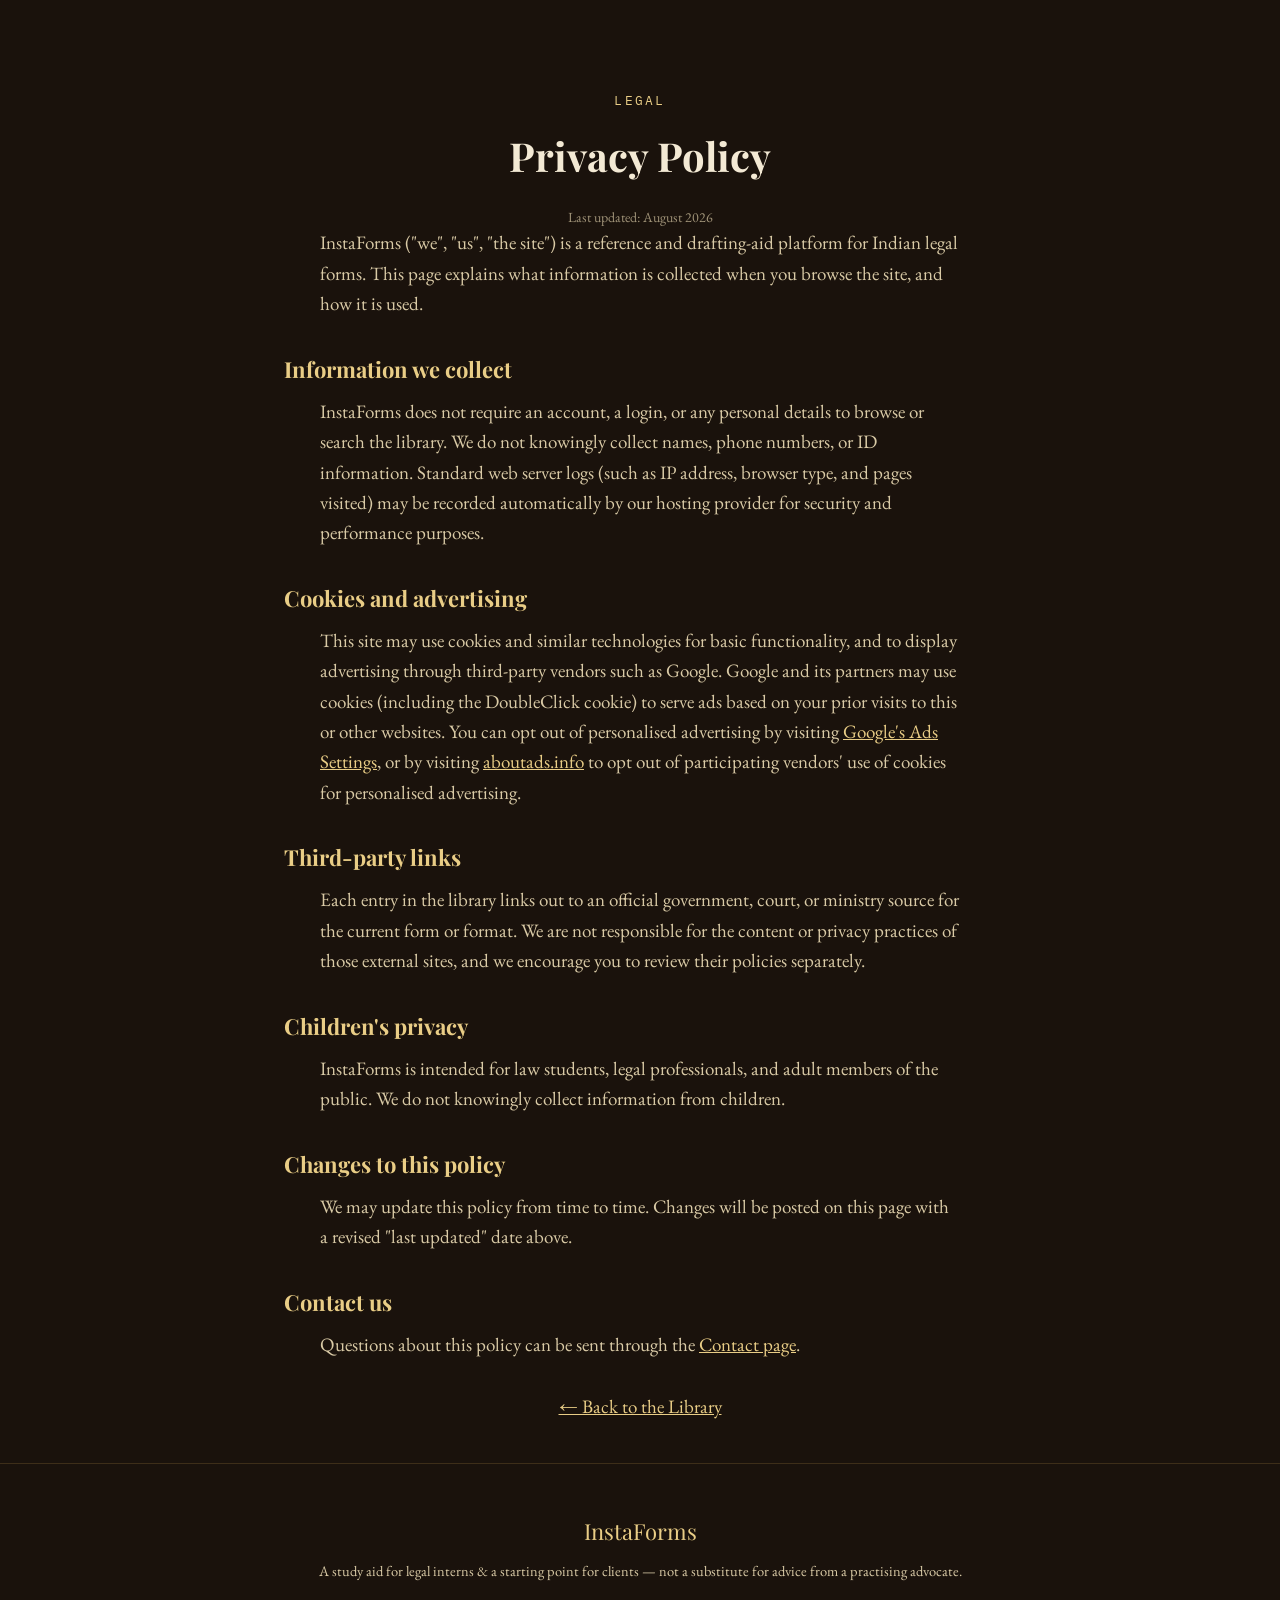
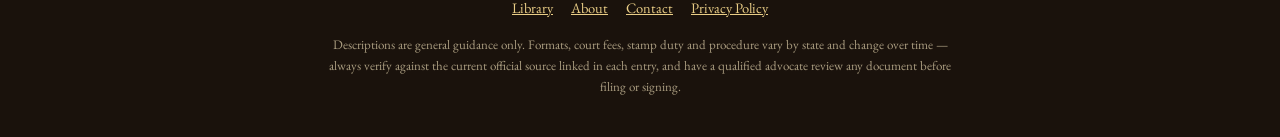
<file: privacy.html>
<!DOCTYPE html>
<html lang="en">
<head>
<meta charset="UTF-8">
<meta name="viewport" content="width=device-width, initial-scale=1.0">
<title>Privacy Policy — InstaForms</title>
<link rel="preconnect" href="https://fonts.googleapis.com">
<link href="https://fonts.googleapis.com/css2?family=Playfair+Display:ital,wght@0,500;0,600;0,700;0,900;1,600&family=EB+Garamond:ital,wght@0,400;0,500;0,600;1,400&family=IBM+Plex+Mono:wght@400;500;600&display=swap" rel="stylesheet">
<link rel="stylesheet" href="assets/css/style.css">
<script async src="https://pagead2.googlesyndication.com/pagead/js/adsbygoogle.js?client=ca-pub-8372409228499893"
     crossorigin="anonymous"></script>
</head>
<body>

<section class="intro" id="privacy-page" style="padding-top:90px; text-align:left; max-width:760px;">
  <span class="eyebrow" style="display:block; text-align:center;">Legal</span>
  <h2 style="margin-top:14px; text-align:center;">Privacy Policy</h2>
  <p style="text-align:center; font-size:14px; opacity:.7;">Last updated: August 2026</p>

  <p>
    InstaForms ("we", "us", "the site") is a reference and drafting-aid platform for Indian legal forms.
    This page explains what information is collected when you browse the site, and how it is used.
  </p>

  <h3 style="font-family:'Playfair Display'; font-size:22px; color:#e9cd86; margin:32px 0 10px; text-align:left;">Information we collect</h3>
  <p>
    InstaForms does not require an account, a login, or any personal details to browse or search the
    library. We do not knowingly collect names, phone numbers, or ID information. Standard web server
    logs (such as IP address, browser type, and pages visited) may be recorded automatically by our
    hosting provider for security and performance purposes.
  </p>

  <h3 style="font-family:'Playfair Display'; font-size:22px; color:#e9cd86; margin:32px 0 10px; text-align:left;">Cookies and advertising</h3>
  <p>
    This site may use cookies and similar technologies for basic functionality, and to display
    advertising through third-party vendors such as Google. Google and its partners may use cookies
    (including the DoubleClick cookie) to serve ads based on your prior visits to this or other
    websites. You can opt out of personalised advertising by visiting
    <a href="https://adssettings.google.com" style="color:#e9cd86;" target="_blank" rel="noopener">Google's Ads Settings</a>,
    or by visiting <a href="https://www.aboutads.info" style="color:#e9cd86;" target="_blank" rel="noopener">aboutads.info</a>
    to opt out of participating vendors' use of cookies for personalised advertising.
  </p>

  <h3 style="font-family:'Playfair Display'; font-size:22px; color:#e9cd86; margin:32px 0 10px; text-align:left;">Third-party links</h3>
  <p>
    Each entry in the library links out to an official government, court, or ministry source for the
    current form or format. We are not responsible for the content or privacy practices of those
    external sites, and we encourage you to review their policies separately.
  </p>

  <h3 style="font-family:'Playfair Display'; font-size:22px; color:#e9cd86; margin:32px 0 10px; text-align:left;">Children's privacy</h3>
  <p>
    InstaForms is intended for law students, legal professionals, and adult members of the public. We
    do not knowingly collect information from children.
  </p>

  <h3 style="font-family:'Playfair Display'; font-size:22px; color:#e9cd86; margin:32px 0 10px; text-align:left;">Changes to this policy</h3>
  <p>
    We may update this policy from time to time. Changes will be posted on this page with a revised
    "last updated" date above.
  </p>

  <h3 style="font-family:'Playfair Display'; font-size:22px; color:#e9cd86; margin:32px 0 10px; text-align:left;">Contact us</h3>
  <p>
    Questions about this policy can be sent through the <a href="contact.html" style="color:#e9cd86;">Contact page</a>.
  </p>

  <p style="margin-top:32px; text-align:center;">
    <a href="index.html" style="color:#e9cd86;">← Back to the Library</a>
  </p>
</section>

<footer>
  <div class="foot-brand">InstaForms</div>
  <div>A study aid for legal interns &amp; a starting point for clients — not a substitute for advice from a practising advocate.</div>
  <nav style="margin:14px 0; display:flex; gap:18px; justify-content:center; flex-wrap:wrap;">
    <a href="index.html" style="color:#e9cd86;">Library</a>
    <a href="about.html" style="color:#e9cd86;">About</a>
    <a href="contact.html" style="color:#e9cd86;">Contact</a>
    <a href="privacy.html" style="color:#e9cd86;">Privacy Policy</a>
  </nav>
  <div class="disclaimer">Descriptions are general guidance only. Formats, court fees, stamp duty and procedure vary by state and change over time — always verify against the current official source linked in each entry, and have a qualified advocate review any document before filing or signing.</div>
</footer>

</body>
</html>
</file>
